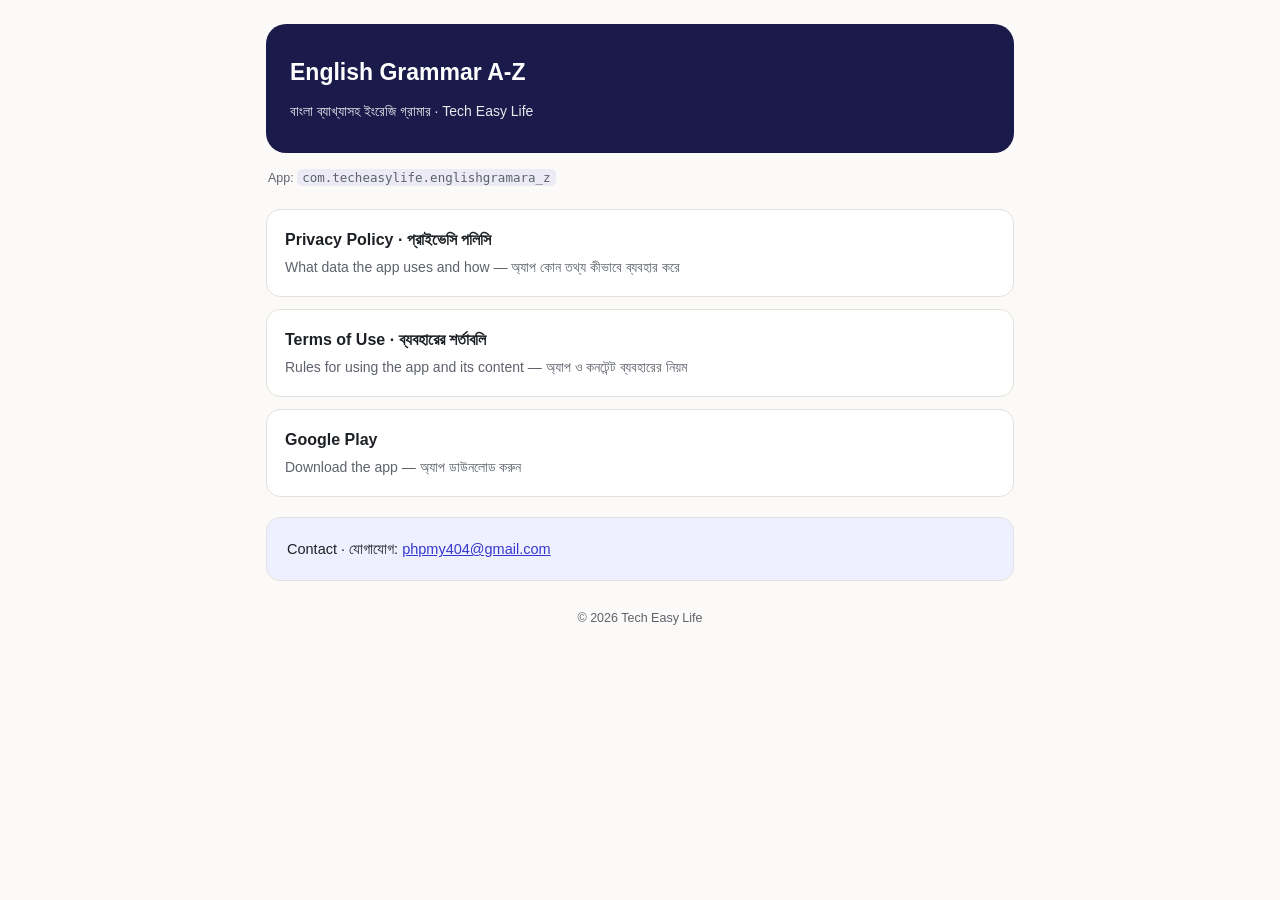
<file: index.html>
<!DOCTYPE html>
<html lang="bn">
<head>
<meta charset="UTF-8">
<meta name="viewport" content="width=device-width, initial-scale=1.0">
<title>English Grammar A-Z — Legal</title>
<link rel="stylesheet" href="./style.css">
</head>
<body>
<div class="wrap">
  <header>
    <h1>English Grammar A-Z</h1>
    <div class="sub">বাংলা ব্যাখ্যাসহ ইংরেজি গ্রামার · Tech Easy Life</div>
  </header>
  <div class="meta">App: <code>com.techeasylife.englishgramara_z</code></div>

  <div class="links">
    <a href="./privacy-policy.html">Privacy Policy · প্রাইভেসি পলিসি
      <span>What data the app uses and how — অ্যাপ কোন তথ্য কীভাবে ব্যবহার করে</span></a>
    <a href="./terms.html">Terms of Use · ব্যবহারের শর্তাবলি
      <span>Rules for using the app and its content — অ্যাপ ও কনটেন্ট ব্যবহারের নিয়ম</span></a>
    <a href="https://play.google.com/store/apps/details?id=com.techeasylife.englishgramara_z">Google Play
      <span>Download the app — অ্যাপ ডাউনলোড করুন</span></a>
  </div>

  <div class="contact">
    Contact · যোগাযোগ: <a href="mailto:phpmy404@gmail.com">phpmy404@gmail.com</a>
  </div>
  <footer>© 2026 Tech Easy Life</footer>
</div>
</body>
</html>
</file>
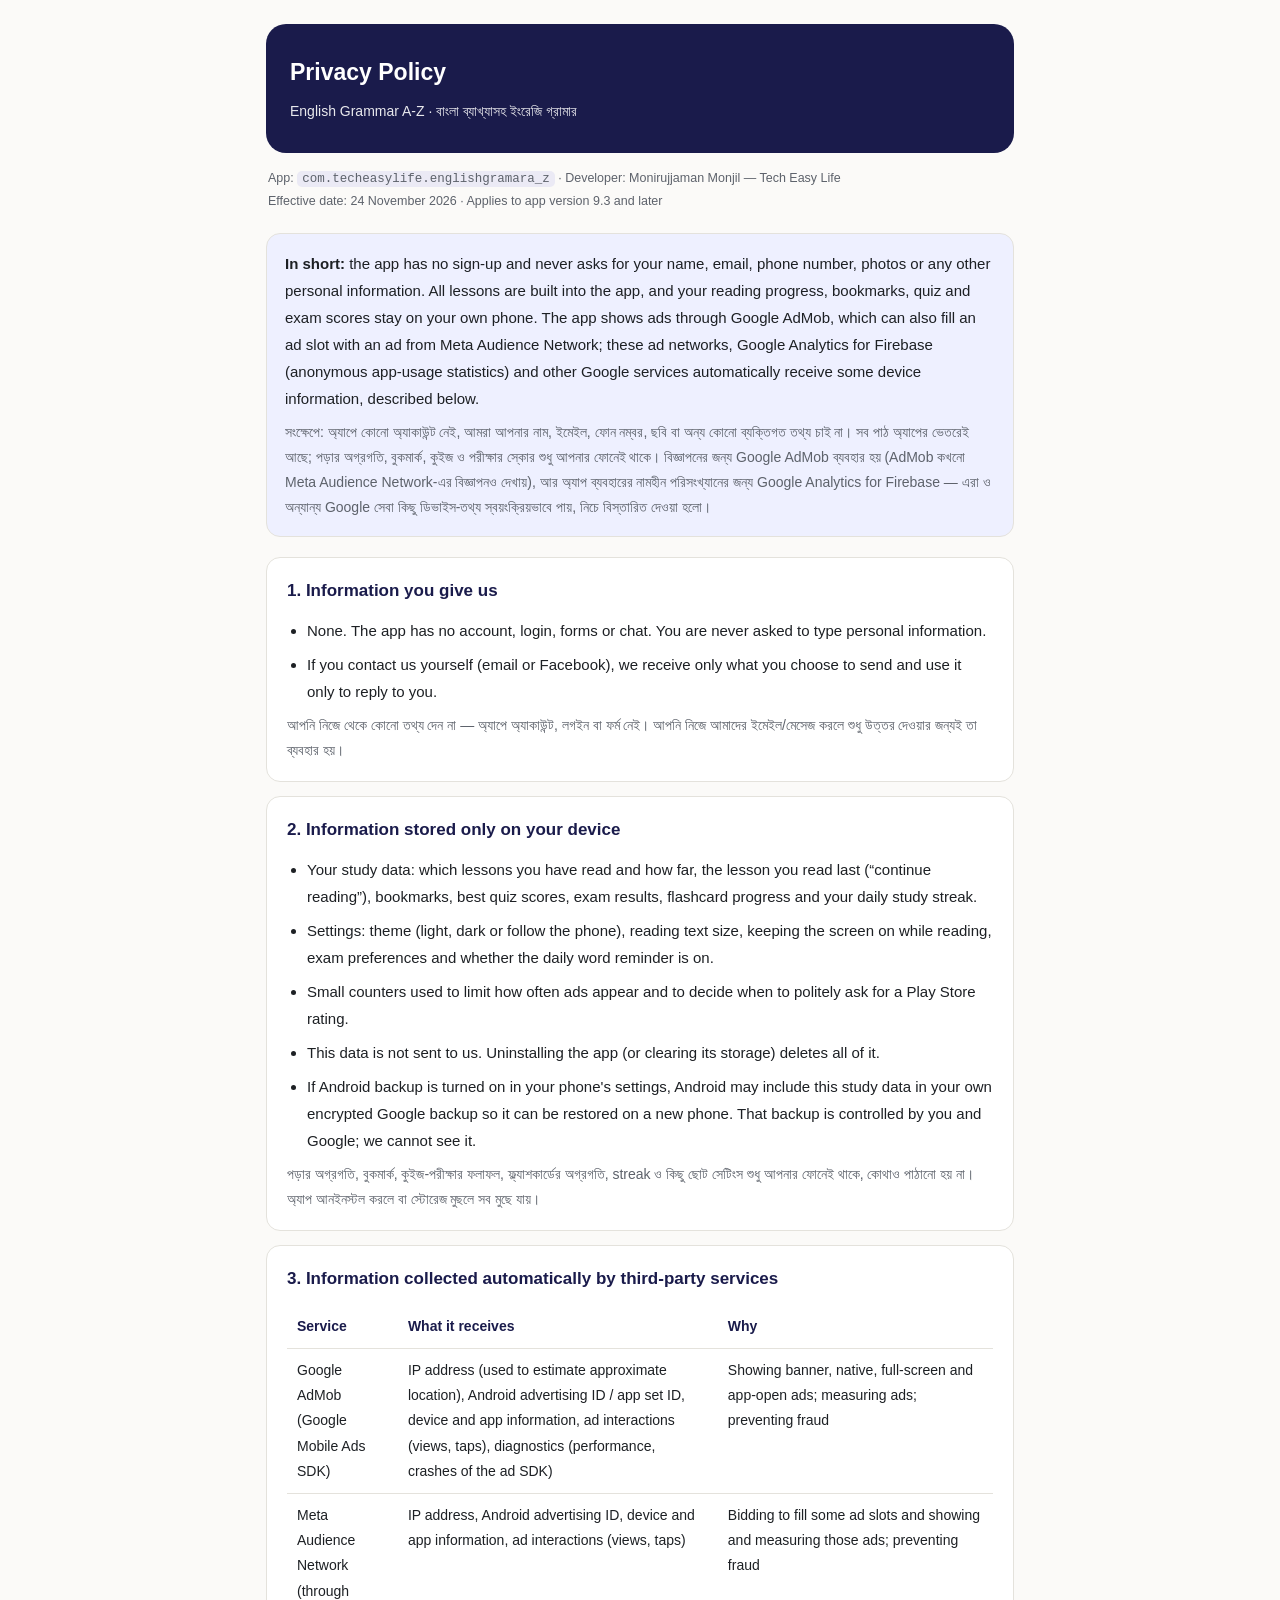
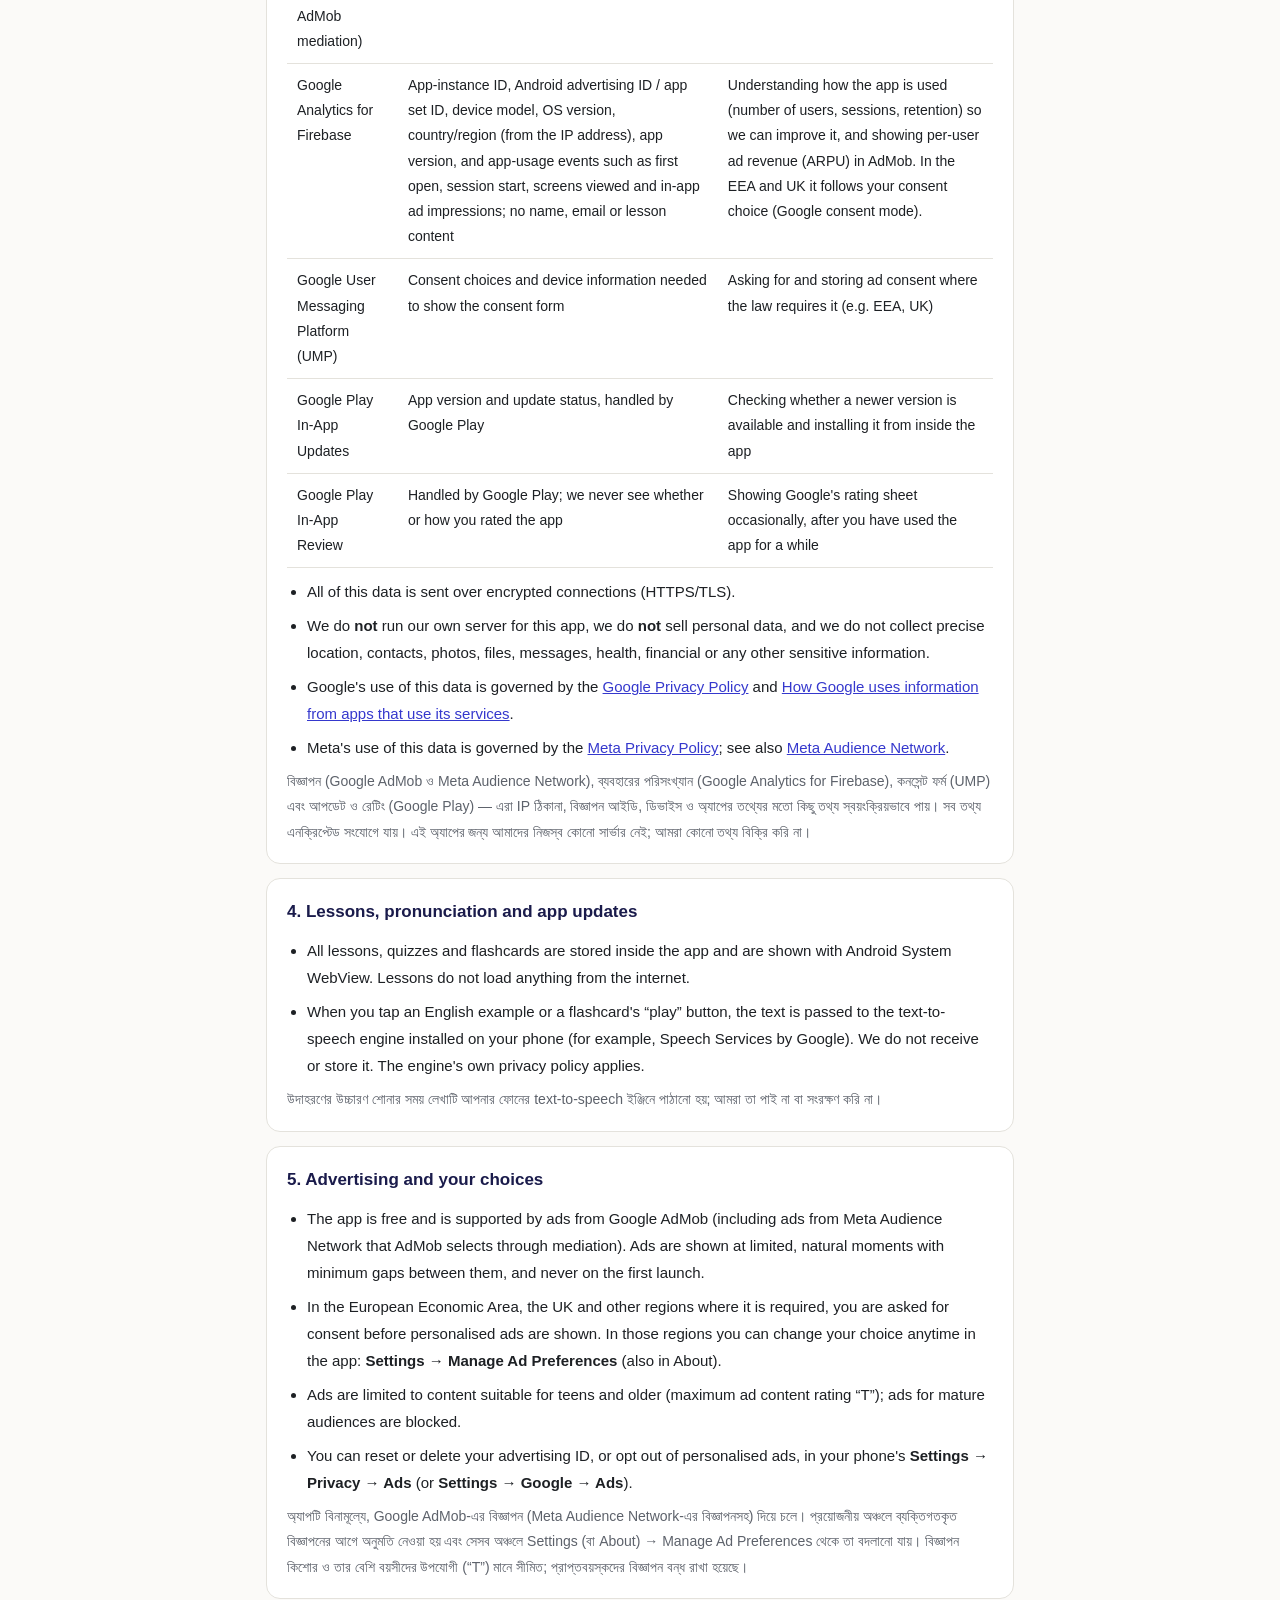
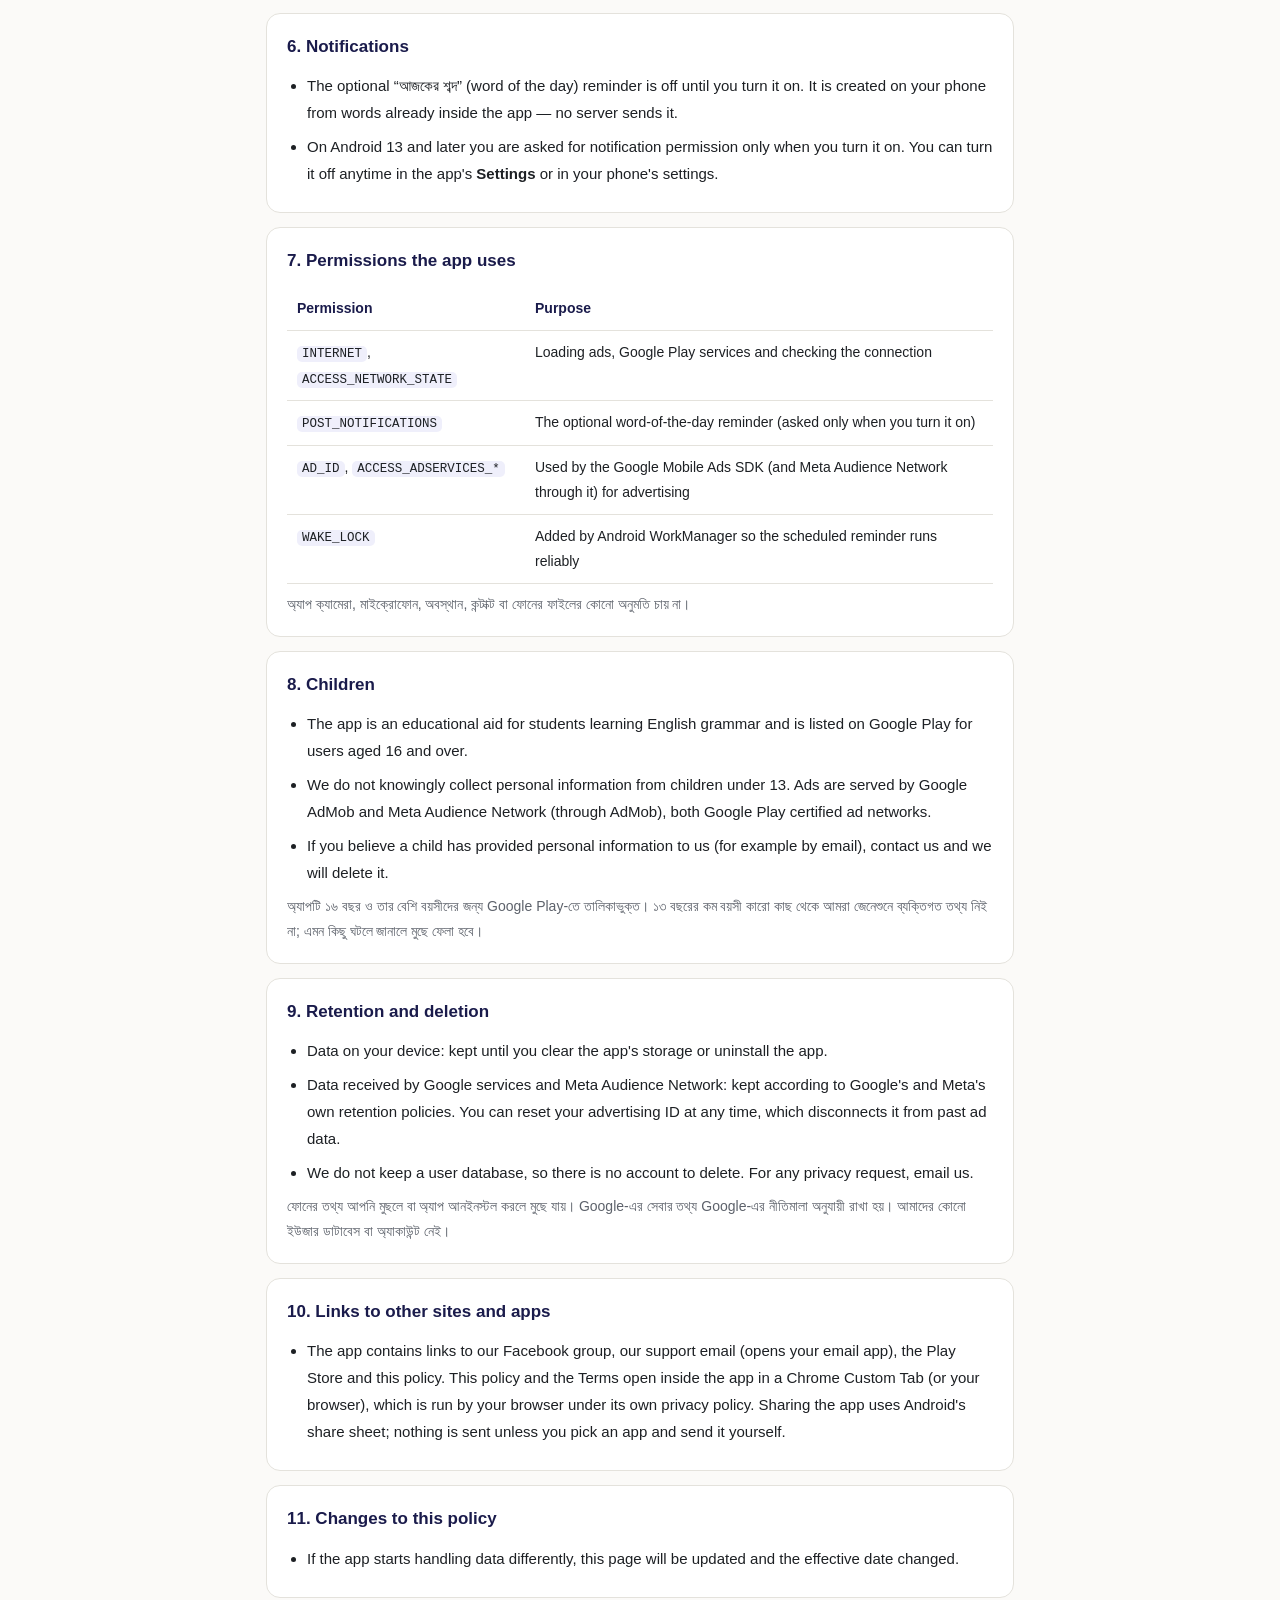
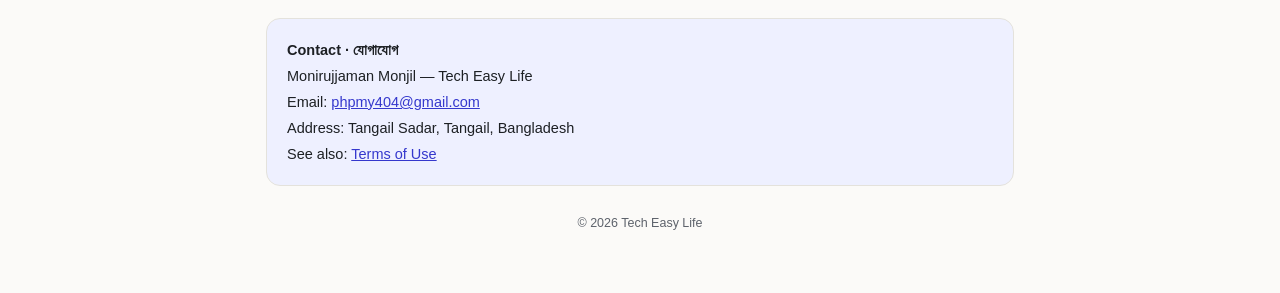
<file: privacy-policy.html>
<!DOCTYPE html>
<html lang="en">
<head>
<meta charset="UTF-8">
<meta name="viewport" content="width=device-width, initial-scale=1.0">
<title>Privacy Policy — English Grammar A-Z</title>
<link rel="stylesheet" href="./style.css">
</head>
<body>
<div class="wrap">
  <header>
    <h1>Privacy Policy</h1>
    <div class="sub">English Grammar A-Z · বাংলা ব্যাখ্যাসহ ইংরেজি গ্রামার</div>
  </header>
  <div class="meta">
    App: <code>com.techeasylife.englishgramara_z</code> · Developer: Monirujjaman Monjil — Tech Easy Life<br>
    Effective date: 24 November 2026 · Applies to app version 9.3 and later
  </div>

  <div class="summary">
    <b>In short:</b> the app has no sign-up and never asks for your name, email, phone number, photos or any other
    personal information. All lessons are built into the app, and your reading progress, bookmarks, quiz and exam
    scores stay on your own phone. The app shows ads through Google AdMob, which can also fill an ad slot with an ad from
    Meta Audience Network; these ad networks, Google Analytics for Firebase (anonymous app-usage statistics) and other
    Google services automatically receive some device information, described below.
    <div class="bn">সংক্ষেপে: অ্যাপে কোনো অ্যাকাউন্ট নেই, আমরা আপনার নাম, ইমেইল, ফোন নম্বর, ছবি বা অন্য কোনো
    ব্যক্তিগত তথ্য চাই না। সব পাঠ অ্যাপের ভেতরেই আছে; পড়ার অগ্রগতি, বুকমার্ক, কুইজ ও পরীক্ষার স্কোর শুধু আপনার
    ফোনেই থাকে। বিজ্ঞাপনের জন্য Google AdMob ব্যবহার হয় (AdMob কখনো Meta Audience Network-এর বিজ্ঞাপনও দেখায়), আর অ্যাপ ব্যবহারের নামহীন পরিসংখ্যানের জন্য Google Analytics for Firebase — এরা ও অন্যান্য Google সেবা কিছু ডিভাইস-তথ্য
    স্বয়ংক্রিয়ভাবে পায়, নিচে বিস্তারিত দেওয়া হলো।</div>
  </div>

  <section><h2>1. Information you give us</h2><ul>
    <li>None. The app has no account, login, forms or chat. You are never asked to type personal information.</li>
    <li>If you contact us yourself (email or Facebook), we receive only what you choose to send and use it only to reply to you.</li>
  </ul>
    <div class="bn">আপনি নিজে থেকে কোনো তথ্য দেন না — অ্যাপে অ্যাকাউন্ট, লগইন বা ফর্ম নেই। আপনি নিজে আমাদের
    ইমেইল/মেসেজ করলে শুধু উত্তর দেওয়ার জন্যই তা ব্যবহার হয়।</div>
  </section>

  <section><h2>2. Information stored only on your device</h2><ul>
    <li>Your study data: which lessons you have read and how far, the lesson you read last (“continue reading”), bookmarks, best quiz scores, exam results, flashcard progress and your daily study streak.</li>
    <li>Settings: theme (light, dark or follow the phone), reading text size, keeping the screen on while reading, exam preferences and whether the daily word reminder is on.</li>
    <li>Small counters used to limit how often ads appear and to decide when to politely ask for a Play Store rating.</li>
    <li>This data is not sent to us. Uninstalling the app (or clearing its storage) deletes all of it.</li>
    <li>If Android backup is turned on in your phone's settings, Android may include this study data in your own encrypted Google backup so it can be restored on a new phone. That backup is controlled by you and Google; we cannot see it.</li>
  </ul>
    <div class="bn">পড়ার অগ্রগতি, বুকমার্ক, কুইজ-পরীক্ষার ফলাফল, ফ্ল্যাশকার্ডের অগ্রগতি, streak ও কিছু ছোট সেটিংস শুধু
    আপনার ফোনেই থাকে, কোথাও পাঠানো হয় না। অ্যাপ আনইনস্টল করলে বা স্টোরেজ মুছলে সব মুছে যায়।</div>
  </section>

  <section><h2>3. Information collected automatically by third-party services</h2>
    <div class="tw"><table>
      <tr><th>Service</th><th>What it receives</th><th>Why</th></tr>
      <tr><td>Google AdMob<br>(Google Mobile Ads SDK)</td>
          <td>IP address (used to estimate approximate location), Android advertising ID / app set ID, device and app information, ad interactions (views, taps), diagnostics (performance, crashes of the ad SDK)</td>
          <td>Showing banner, native, full-screen and app-open ads; measuring ads; preventing fraud</td></tr>
      <tr><td>Meta Audience Network<br>(through AdMob mediation)</td>
          <td>IP address, Android advertising ID, device and app information, ad interactions (views, taps)</td>
          <td>Bidding to fill some ad slots and showing and measuring those ads; preventing fraud</td></tr>
      <tr><td>Google Analytics for Firebase</td>
          <td>App-instance ID, Android advertising ID / app set ID, device model, OS version, country/region (from the IP address), app version, and app-usage events such as first open, session start, screens viewed and in-app ad impressions; no name, email or lesson content</td>
          <td>Understanding how the app is used (number of users, sessions, retention) so we can improve it, and showing per-user ad revenue (ARPU) in AdMob. In the EEA and UK it follows your consent choice (Google consent mode).</td></tr>
      <tr><td>Google User Messaging Platform (UMP)</td>
          <td>Consent choices and device information needed to show the consent form</td>
          <td>Asking for and storing ad consent where the law requires it (e.g. EEA, UK)</td></tr>
      <tr><td>Google Play In-App Updates</td>
          <td>App version and update status, handled by Google Play</td>
          <td>Checking whether a newer version is available and installing it from inside the app</td></tr>
      <tr><td>Google Play In-App Review</td>
          <td>Handled by Google Play; we never see whether or how you rated the app</td>
          <td>Showing Google's rating sheet occasionally, after you have used the app for a while</td></tr>
    </table></div>
    <ul style="margin-top:10px">
      <li>All of this data is sent over encrypted connections (HTTPS/TLS).</li>
      <li>We do <b>not</b> run our own server for this app, we do <b>not</b> sell personal data, and we do not collect precise location, contacts, photos, files, messages, health, financial or any other sensitive information.</li>
      <li>Google's use of this data is governed by the <a href="https://policies.google.com/privacy">Google Privacy Policy</a> and <a href="https://policies.google.com/technologies/partner-sites">How Google uses information from apps that use its services</a>.</li>
      <li>Meta's use of this data is governed by the <a href="https://www.facebook.com/privacy/policy/">Meta Privacy Policy</a>; see also <a href="https://www.facebook.com/ads/audience-network/">Meta Audience Network</a>.</li>
    </ul>
    <div class="bn">বিজ্ঞাপন (Google AdMob ও Meta Audience Network), ব্যবহারের পরিসংখ্যান (Google Analytics for Firebase), কনসেন্ট ফর্ম (UMP) এবং আপডেট ও রেটিং (Google Play) — এরা IP ঠিকানা, বিজ্ঞাপন আইডি, ডিভাইস ও অ্যাপের তথ্যের মতো কিছু তথ্য স্বয়ংক্রিয়ভাবে পায়। সব
    তথ্য এনক্রিপ্টেড সংযোগে যায়। এই অ্যাপের জন্য আমাদের নিজস্ব কোনো সার্ভার নেই; আমরা কোনো তথ্য বিক্রি করি না।</div>
  </section>

  <section><h2>4. Lessons, pronunciation and app updates</h2><ul>
    <li>All lessons, quizzes and flashcards are stored inside the app and are shown with Android System WebView. Lessons do not load anything from the internet.</li>
    <li>When you tap an English example or a flashcard's “play” button, the text is passed to the text-to-speech engine installed on your phone (for example, Speech Services by Google). We do not receive or store it. The engine's own privacy policy applies.</li>
  </ul>
    <div class="bn">উদাহরণের উচ্চারণ শোনার সময় লেখাটি আপনার ফোনের text-to-speech ইঞ্জিনে পাঠানো হয়; আমরা তা পাই না বা
    সংরক্ষণ করি না।</div>
  </section>

  <section><h2>5. Advertising and your choices</h2><ul>
    <li>The app is free and is supported by ads from Google AdMob (including ads from Meta Audience Network that AdMob selects through mediation). Ads are shown at limited, natural moments with minimum gaps between them, and never on the first launch.</li>
    <li>In the European Economic Area, the UK and other regions where it is required, you are asked for consent before personalised ads are shown. In those regions you can change your choice anytime in the app: <b>Settings → Manage Ad Preferences</b> (also in About).</li>
    <li>Ads are limited to content suitable for teens and older (maximum ad content rating “T”); ads for mature audiences are blocked.</li>
    <li>You can reset or delete your advertising ID, or opt out of personalised ads, in your phone's <b>Settings → Privacy → Ads</b> (or <b>Settings → Google → Ads</b>).</li>
  </ul>
    <div class="bn">অ্যাপটি বিনামূল্যে, Google AdMob-এর বিজ্ঞাপন (Meta Audience Network-এর বিজ্ঞাপনসহ) দিয়ে চলে। প্রয়োজনীয় অঞ্চলে ব্যক্তিগতকৃত বিজ্ঞাপনের আগে
    অনুমতি নেওয়া হয় এবং সেসব অঞ্চলে Settings (বা About) → Manage Ad Preferences থেকে তা বদলানো যায়। বিজ্ঞাপন কিশোর ও তার বেশি বয়সীদের উপযোগী (“T”) মানে সীমিত; প্রাপ্তবয়স্কদের বিজ্ঞাপন বন্ধ রাখা হয়েছে।</div>
  </section>

  <section><h2>6. Notifications</h2><ul>
    <li>The optional “আজকের শব্দ” (word of the day) reminder is off until you turn it on. It is created on your phone from words already inside the app — no server sends it.</li>
    <li>On Android 13 and later you are asked for notification permission only when you turn it on. You can turn it off anytime in the app's <b>Settings</b> or in your phone's settings.</li>
  </ul></section>

  <section><h2>7. Permissions the app uses</h2>
    <div class="tw"><table>
      <tr><th>Permission</th><th>Purpose</th></tr>
      <tr><td><code>INTERNET</code>, <code>ACCESS_NETWORK_STATE</code></td><td>Loading ads, Google Play services and checking the connection</td></tr>
      <tr><td><code>POST_NOTIFICATIONS</code></td><td>The optional word-of-the-day reminder (asked only when you turn it on)</td></tr>
      <tr><td><code>AD_ID</code>, <code>ACCESS_ADSERVICES_*</code></td><td>Used by the Google Mobile Ads SDK (and Meta Audience Network through it) for advertising</td></tr>
      <tr><td><code>WAKE_LOCK</code></td><td>Added by Android WorkManager so the scheduled reminder runs reliably</td></tr>
    </table></div>
    <div class="bn">অ্যাপ ক্যামেরা, মাইক্রোফোন, অবস্থান, কন্টাক্ট বা ফোনের ফাইলের কোনো অনুমতি চায় না।</div>
  </section>

  <section><h2>8. Children</h2><ul>
    <li>The app is an educational aid for students learning English grammar and is listed on Google Play for users aged 16 and over.</li>
    <li>We do not knowingly collect personal information from children under 13. Ads are served by Google AdMob and Meta Audience Network (through AdMob), both Google Play certified ad networks.</li>
    <li>If you believe a child has provided personal information to us (for example by email), contact us and we will delete it.</li>
  </ul>
    <div class="bn">অ্যাপটি ১৬ বছর ও তার বেশি বয়সীদের জন্য Google Play-তে তালিকাভুক্ত। ১৩ বছরের কম বয়সী কারো কাছ থেকে
    আমরা জেনেশুনে ব্যক্তিগত তথ্য নিই না; এমন কিছু ঘটলে জানালে মুছে ফেলা হবে।</div>
  </section>

  <section><h2>9. Retention and deletion</h2><ul>
    <li>Data on your device: kept until you clear the app's storage or uninstall the app.</li>
    <li>Data received by Google services and Meta Audience Network: kept according to Google's and Meta's own retention policies. You can reset your advertising ID at any time, which disconnects it from past ad data.</li>
    <li>We do not keep a user database, so there is no account to delete. For any privacy request, email us.</li>
  </ul>
    <div class="bn">ফোনের তথ্য আপনি মুছলে বা অ্যাপ আনইনস্টল করলে মুছে যায়। Google-এর সেবার তথ্য Google-এর নীতিমালা
    অনুযায়ী রাখা হয়। আমাদের কোনো ইউজার ডাটাবেস বা অ্যাকাউন্ট নেই।</div>
  </section>

  <section><h2>10. Links to other sites and apps</h2><ul>
    <li>The app contains links to our Facebook group, our support email (opens your email app), the Play Store and this policy. This policy and the Terms open inside the app in a Chrome Custom Tab (or your browser), which is run by your browser under its own privacy policy. Sharing the app uses Android's share sheet; nothing is sent unless you pick an app and send it yourself.</li>
  </ul></section>

  <section><h2>11. Changes to this policy</h2><ul>
    <li>If the app starts handling data differently, this page will be updated and the effective date changed.</li>
  </ul></section>

  <div class="contact">
    <b>Contact · যোগাযোগ</b><br>
    Monirujjaman Monjil — Tech Easy Life<br>
    Email: <a href="mailto:phpmy404@gmail.com">phpmy404@gmail.com</a><br>
    Address: Tangail Sadar, Tangail, Bangladesh<br>
    See also: <a href="./terms.html">Terms of Use</a>
  </div>

  <footer>© 2026 Tech Easy Life</footer>
</div>
</body>
</html>
</file>
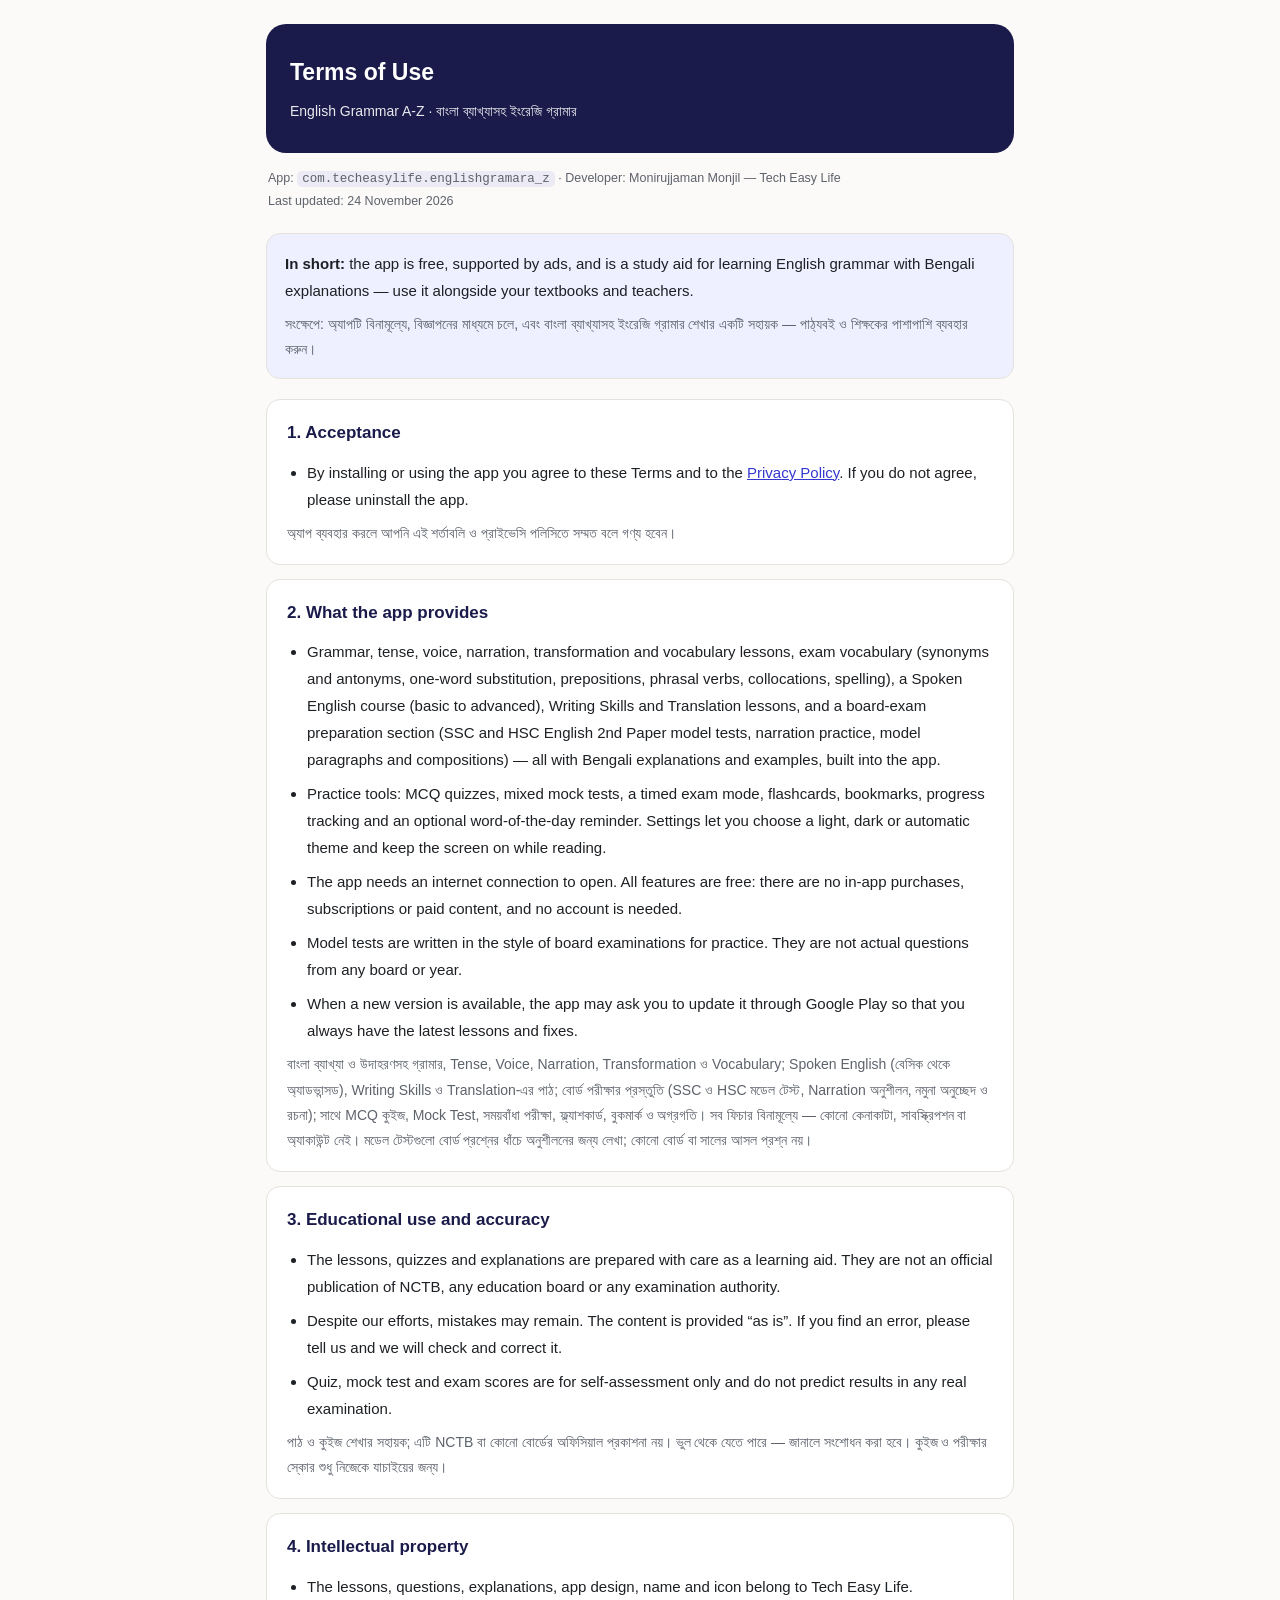
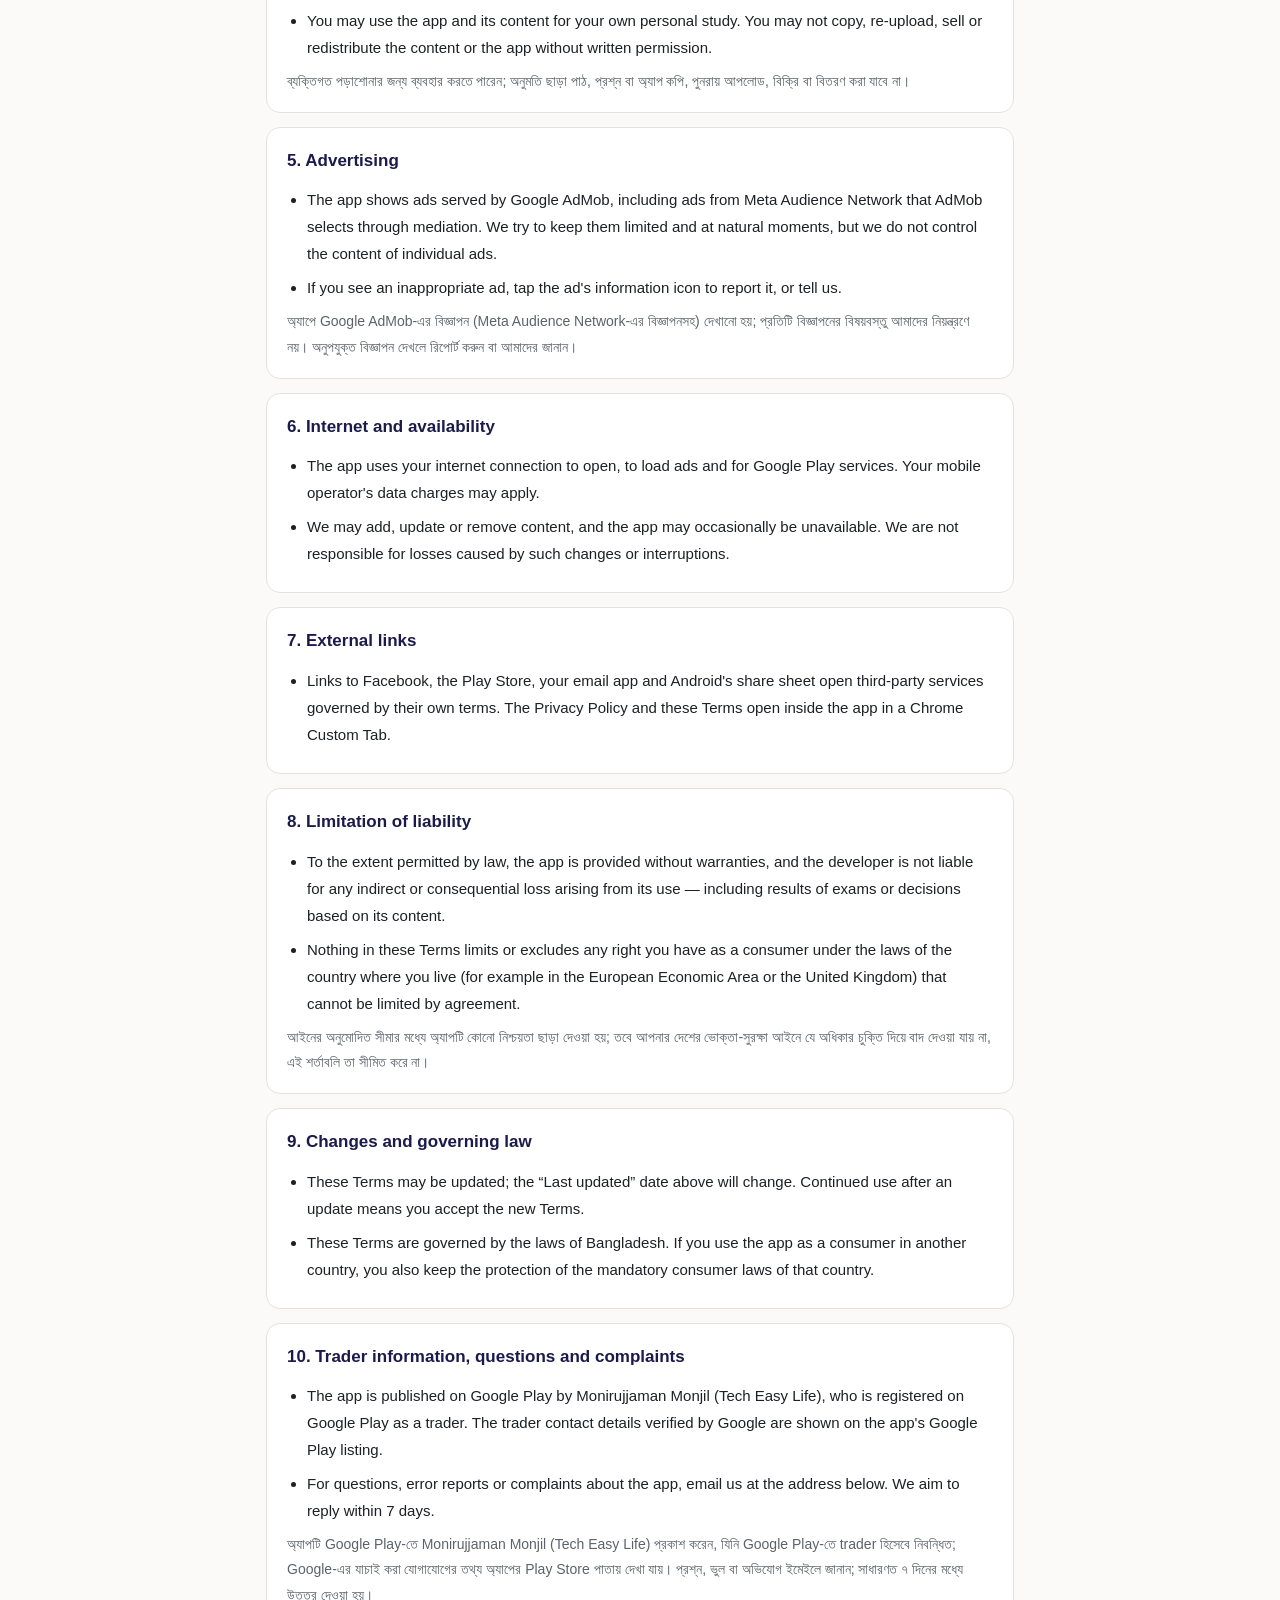
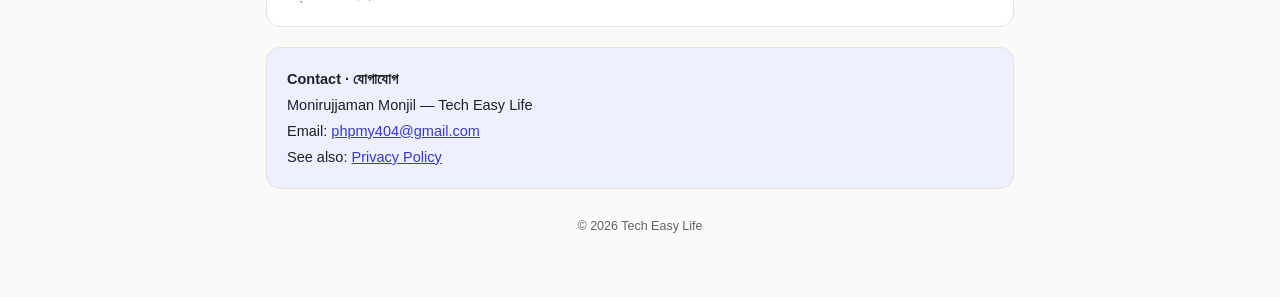
<file: terms.html>
<!DOCTYPE html>
<html lang="en">
<head>
<meta charset="UTF-8">
<meta name="viewport" content="width=device-width, initial-scale=1.0">
<title>Terms of Use — English Grammar A-Z</title>
<link rel="stylesheet" href="./style.css">
</head>
<body>
<div class="wrap">
  <header>
    <h1>Terms of Use</h1>
    <div class="sub">English Grammar A-Z · বাংলা ব্যাখ্যাসহ ইংরেজি গ্রামার</div>
  </header>
  <div class="meta">
    App: <code>com.techeasylife.englishgramara_z</code> · Developer: Monirujjaman Monjil — Tech Easy Life<br>
    Last updated: 24 November 2026
  </div>

  <div class="summary">
    <b>In short:</b> the app is free, supported by ads, and is a study aid for learning English grammar with Bengali
    explanations — use it alongside your textbooks and teachers.
    <div class="bn">সংক্ষেপে: অ্যাপটি বিনামূল্যে, বিজ্ঞাপনের মাধ্যমে চলে, এবং বাংলা ব্যাখ্যাসহ ইংরেজি গ্রামার শেখার একটি
    সহায়ক — পাঠ্যবই ও শিক্ষকের পাশাপাশি ব্যবহার করুন।</div>
  </div>

  <section><h2>1. Acceptance</h2><ul>
    <li>By installing or using the app you agree to these Terms and to the <a href="./privacy-policy.html">Privacy Policy</a>. If you do not agree, please uninstall the app.</li>
  </ul>
    <div class="bn">অ্যাপ ব্যবহার করলে আপনি এই শর্তাবলি ও প্রাইভেসি পলিসিতে সম্মত বলে গণ্য হবেন।</div>
  </section>

  <section><h2>2. What the app provides</h2><ul>
    <li>Grammar, tense, voice, narration, transformation and vocabulary lessons, exam vocabulary (synonyms and antonyms, one-word substitution, prepositions, phrasal verbs, collocations, spelling), a Spoken English course (basic to advanced), Writing Skills and Translation lessons, and a board-exam preparation section (SSC and HSC English 2nd Paper model tests, narration practice, model paragraphs and compositions) — all with Bengali explanations and examples, built into the app.</li>
    <li>Practice tools: MCQ quizzes, mixed mock tests, a timed exam mode, flashcards, bookmarks, progress tracking and an optional word-of-the-day reminder. Settings let you choose a light, dark or automatic theme and keep the screen on while reading.</li>
    <li>The app needs an internet connection to open. All features are free: there are no in-app purchases, subscriptions or paid content, and no account is needed.</li>
    <li>Model tests are written in the style of board examinations for practice. They are not actual questions from any board or year.</li>
    <li>When a new version is available, the app may ask you to update it through Google Play so that you always have the latest lessons and fixes.</li>
  </ul>
    <div class="bn">বাংলা ব্যাখ্যা ও উদাহরণসহ গ্রামার, Tense, Voice, Narration, Transformation ও Vocabulary; Spoken English (বেসিক থেকে অ্যাডভান্সড), Writing Skills ও Translation-এর পাঠ; বোর্ড পরীক্ষার প্রস্তুতি (SSC ও HSC মডেল টেস্ট, Narration অনুশীলন, নমুনা অনুচ্ছেদ ও রচনা);
    সাথে MCQ কুইজ, Mock Test, সময়বাঁধা পরীক্ষা, ফ্ল্যাশকার্ড, বুকমার্ক ও অগ্রগতি। সব ফিচার বিনামূল্যে — কোনো কেনাকাটা, সাবস্ক্রিপশন বা অ্যাকাউন্ট নেই।
    মডেল টেস্টগুলো বোর্ড প্রশ্নের ধাঁচে অনুশীলনের জন্য লেখা; কোনো বোর্ড বা সালের আসল প্রশ্ন নয়।</div>
  </section>

  <section><h2>3. Educational use and accuracy</h2><ul>
    <li>The lessons, quizzes and explanations are prepared with care as a learning aid. They are not an official publication of NCTB, any education board or any examination authority.</li>
    <li>Despite our efforts, mistakes may remain. The content is provided “as is”. If you find an error, please tell us and we will check and correct it.</li>
    <li>Quiz, mock test and exam scores are for self-assessment only and do not predict results in any real examination.</li>
  </ul>
    <div class="bn">পাঠ ও কুইজ শেখার সহায়ক; এটি NCTB বা কোনো বোর্ডের অফিসিয়াল প্রকাশনা নয়। ভুল থেকে যেতে পারে — জানালে
    সংশোধন করা হবে। কুইজ ও পরীক্ষার স্কোর শুধু নিজেকে যাচাইয়ের জন্য।</div>
  </section>

  <section><h2>4. Intellectual property</h2><ul>
    <li>The lessons, questions, explanations, app design, name and icon belong to Tech Easy Life.</li>
    <li>You may use the app and its content for your own personal study. You may not copy, re-upload, sell or redistribute the content or the app without written permission.</li>
  </ul>
    <div class="bn">ব্যক্তিগত পড়াশোনার জন্য ব্যবহার করতে পারেন; অনুমতি ছাড়া পাঠ, প্রশ্ন বা অ্যাপ কপি, পুনরায় আপলোড, বিক্রি
    বা বিতরণ করা যাবে না।</div>
  </section>

  <section><h2>5. Advertising</h2><ul>
    <li>The app shows ads served by Google AdMob, including ads from Meta Audience Network that AdMob selects through mediation. We try to keep them limited and at natural moments, but we do not control the content of individual ads.</li>
    <li>If you see an inappropriate ad, tap the ad's information icon to report it, or tell us.</li>
  </ul>
    <div class="bn">অ্যাপে Google AdMob-এর বিজ্ঞাপন (Meta Audience Network-এর বিজ্ঞাপনসহ) দেখানো হয়; প্রতিটি বিজ্ঞাপনের বিষয়বস্তু আমাদের নিয়ন্ত্রণে নয়। অনুপযুক্ত
    বিজ্ঞাপন দেখলে রিপোর্ট করুন বা আমাদের জানান।</div>
  </section>

  <section><h2>6. Internet and availability</h2><ul>
    <li>The app uses your internet connection to open, to load ads and for Google Play services. Your mobile operator's data charges may apply.</li>
    <li>We may add, update or remove content, and the app may occasionally be unavailable. We are not responsible for losses caused by such changes or interruptions.</li>
  </ul></section>

  <section><h2>7. External links</h2><ul>
    <li>Links to Facebook, the Play Store, your email app and Android's share sheet open third-party services governed by their own terms. The Privacy Policy and these Terms open inside the app in a Chrome Custom Tab.</li>
  </ul></section>

  <section><h2>8. Limitation of liability</h2><ul>
    <li>To the extent permitted by law, the app is provided without warranties, and the developer is not liable for any indirect or consequential loss arising from its use — including results of exams or decisions based on its content.</li>
    <li>Nothing in these Terms limits or excludes any right you have as a consumer under the laws of the country where you live (for example in the European Economic Area or the United Kingdom) that cannot be limited by agreement.</li>
  </ul>
    <div class="bn">আইনের অনুমোদিত সীমার মধ্যে অ্যাপটি কোনো নিশ্চয়তা ছাড়া দেওয়া হয়; তবে আপনার দেশের ভোক্তা-সুরক্ষা আইনে যে অধিকার চুক্তি দিয়ে বাদ দেওয়া যায় না, এই শর্তাবলি তা সীমিত করে না।</div>
  </section>

  <section><h2>9. Changes and governing law</h2><ul>
    <li>These Terms may be updated; the “Last updated” date above will change. Continued use after an update means you accept the new Terms.</li>
    <li>These Terms are governed by the laws of Bangladesh. If you use the app as a consumer in another country, you also keep the protection of the mandatory consumer laws of that country.</li>
  </ul></section>

  <section><h2>10. Trader information, questions and complaints</h2><ul>
    <li>The app is published on Google Play by Monirujjaman Monjil (Tech Easy Life), who is registered on Google Play as a trader. The trader contact details verified by Google are shown on the app's Google Play listing.</li>
    <li>For questions, error reports or complaints about the app, email us at the address below. We aim to reply within 7 days.</li>
  </ul>
    <div class="bn">অ্যাপটি Google Play-তে Monirujjaman Monjil (Tech Easy Life) প্রকাশ করেন, যিনি Google Play-তে trader হিসেবে নিবন্ধিত; Google-এর যাচাই করা যোগাযোগের তথ্য অ্যাপের Play Store পাতায় দেখা যায়। প্রশ্ন, ভুল বা অভিযোগ ইমেইলে জানান; সাধারণত ৭ দিনের মধ্যে উত্তর দেওয়া হয়।</div>
  </section>

  <div class="contact">
    <b>Contact · যোগাযোগ</b><br>
    Monirujjaman Monjil — Tech Easy Life<br>
    Email: <a href="mailto:phpmy404@gmail.com">phpmy404@gmail.com</a><br>
    See also: <a href="./privacy-policy.html">Privacy Policy</a>
  </div>

  <footer>© 2026 Tech Easy Life</footer>
</div>
</body>
</html>
</file>
<file: style.css>
:root{--accent:#3538cd;--navy:#1a1b4b;--bg:#fbfaf8;--card:#fff;--ink:#1d2024;--muted:#5d626b;--line:#e4e2dc;--soft:#eef0ff;}
*{box-sizing:border-box}
body{margin:0;font-family:-apple-system,"Segoe UI","Noto Sans Bengali",Roboto,sans-serif;
     background:var(--bg);color:var(--ink);line-height:1.8;}
.wrap{max-width:780px;margin:0 auto;padding:24px 16px 60px;}
header{background:var(--navy);color:#fff;border-radius:20px;padding:28px 24px;margin-bottom:10px;}
header h1{margin:0 0 6px;font-size:23px;font-weight:800;}
header .sub{opacity:.9;font-size:14px;}
.meta{font-size:12.5px;color:var(--muted);margin:14px 2px 20px;}
.summary{background:var(--soft);border:1px solid var(--line);border-radius:14px;padding:16px 18px;margin-bottom:20px;font-size:15px;}
.bn{color:var(--muted);font-size:14px;margin-top:8px;}
section{background:var(--card);border:1px solid var(--line);border-radius:14px;padding:18px 20px;margin-bottom:14px;}
section h2{margin:0 0 10px;font-size:17px;color:var(--navy);}
ul{margin:0;padding-left:20px;}
li{margin:7px 0;font-size:15px;}
a{color:var(--accent);}
.tw{overflow-x:auto;-webkit-overflow-scrolling:touch;margin-top:6px;}
table{border-collapse:collapse;width:100%;min-width:560px;font-size:14px;}
th,td{text-align:left;vertical-align:top;padding:9px 10px;border-bottom:1px solid var(--line);}
th{color:var(--navy);font-weight:700;white-space:nowrap;}
code{background:rgba(53,56,205,.08);padding:1px 5px;border-radius:5px;font-size:12.5px;}
.contact{background:var(--soft);border:1px solid var(--line);border-radius:14px;padding:18px 20px;margin-top:20px;font-size:14.5px;}
.links{display:grid;gap:12px;margin-top:6px;}
.links a{display:block;background:var(--card);border:1px solid var(--line);border-radius:14px;padding:16px 18px;text-decoration:none;color:var(--ink);font-weight:700;}
.links a span{display:block;font-weight:400;color:var(--muted);font-size:14px;}
footer{text-align:center;color:var(--muted);font-size:12.5px;margin-top:26px;}
@media(prefers-color-scheme:dark){
  :root{--bg:#111214;--card:#18191c;--ink:#e8e8ea;--muted:#9ba0aa;--line:#2b2d32;--soft:#1d1f33;--navy:#1d1f45;}
  section h2,th{color:#a9adff;}
  a{color:#a9adff;}
  code{background:rgba(169,173,255,.14);}
}
</file>
